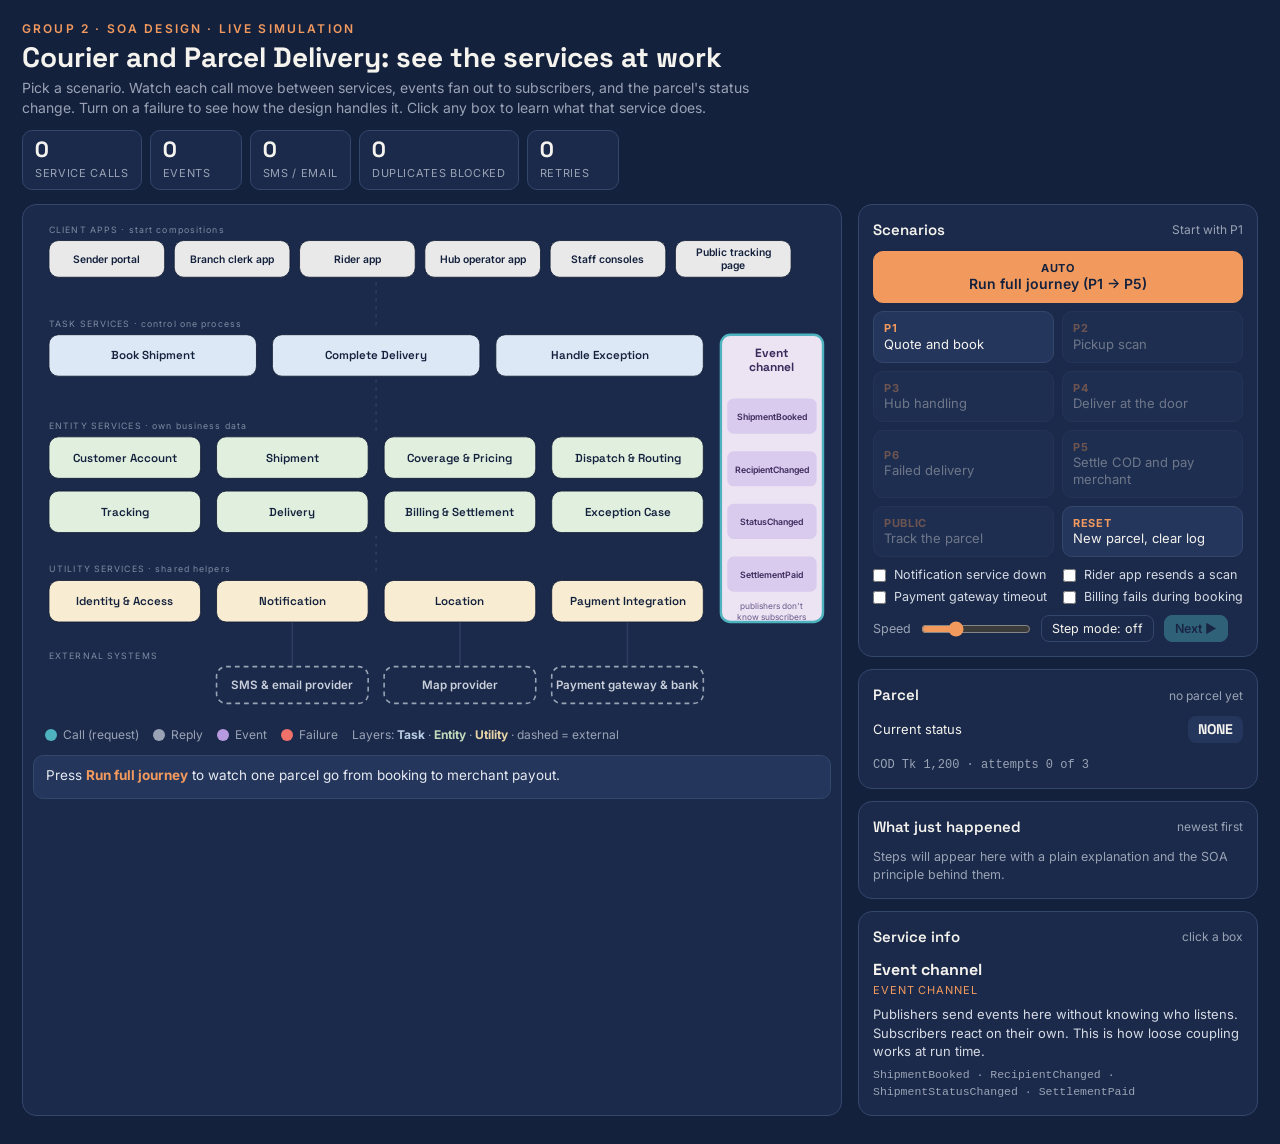
<file: public/courier-demo.html>
<!DOCTYPE html>
<html lang="en">
<head>
<meta charset="utf-8">
<meta name="viewport" content="width=device-width, initial-scale=1">
<title>Live System Simulator: Courier and Parcel Delivery (SOA)</title>
<link rel="stylesheet" href="https://fonts.googleapis.com/css2?family=Inter:wght@400;500;600;700&family=Space+Grotesk:wght@500;600;700&display=swap">
<style>
:root{
  --navy:#14213D;--navy2:#1B2A4A;--navy3:#24365C;--cream:#F5F3EE;--muted:#9AA3B5;--line:#33466B;
  --orange:#F29A5E;--orange-d:#B84E1C;--teal:#4FB3BF;--teal-d:#1F6F78;--purple:#B79AE0;--red:#F0716A;
  --task:#DCE8F5;--entity:#E1EFDF;--util:#F8EDD2;--client:#E9E9E9;--event:#ECE3F3;
}
*{box-sizing:border-box;margin:0;padding:0}
html,body{background:var(--navy);color:var(--cream);font-family:Inter,system-ui,sans-serif;font-size:15px;line-height:1.45}
button{font-family:inherit}
.wrap{max-width:1500px;margin:0 auto;padding:20px 22px 28px}
header{display:flex;flex-wrap:wrap;align-items:flex-end;justify-content:space-between;gap:12px;margin-bottom:14px}
.kicker{font-size:12px;letter-spacing:.18em;text-transform:uppercase;color:var(--orange);font-weight:600}
h1{font-family:'Space Grotesk',sans-serif;font-size:28px;font-weight:700;line-height:1.15;margin-top:4px}
.sub{color:var(--muted);font-size:14px;margin-top:4px;max-width:760px}
.stats{display:flex;gap:8px;flex-wrap:wrap}
.stat{background:var(--navy2);border:1px solid var(--line);border-radius:10px;padding:6px 12px;min-width:92px}
.stat b{display:block;font-family:'Space Grotesk',sans-serif;font-size:22px;line-height:1.1;font-variant-numeric:tabular-nums}
.stat span{font-size:11px;color:var(--muted);text-transform:uppercase;letter-spacing:.06em}
.grid{display:grid;grid-template-columns:minmax(0,1fr) 400px;gap:16px}
@media (max-width:1100px){.grid{grid-template-columns:1fr}}
.card{background:var(--navy2);border:1px solid var(--line);border-radius:14px}
.canvas{padding:10px}
svg{display:block;width:100%;height:auto}
.node rect{transition:stroke .2s, filter .2s}
.node{cursor:pointer}
.node text{pointer-events:none}
.node.active rect.box{stroke:var(--orange);stroke-width:3.5;filter:url(#glow)}
.node.err rect.box{stroke:var(--red);stroke-width:3.5;filter:url(#glowr)}
.node.down rect.box{fill:#5A6273 !important;stroke:var(--red);stroke-dasharray:6 4}
.node.down text{fill:#D5DAE4 !important}
.node.sel rect.box{stroke:var(--teal);stroke-width:3}
.legend{display:flex;flex-wrap:wrap;gap:14px;padding:8px 12px 4px;font-size:12px;color:var(--muted)}
.legend i{display:inline-block;width:12px;height:12px;border-radius:50%;margin-right:6px;vertical-align:-2px}
.side{display:flex;flex-direction:column;gap:12px}
.panel{padding:14px}
.panel h2{font-family:'Space Grotesk',sans-serif;font-size:15px;font-weight:600;margin-bottom:10px;display:flex;justify-content:space-between;align-items:center}
.panel h2 small{font-family:Inter;font-weight:400;color:var(--muted);font-size:12px}
.btns{display:grid;grid-template-columns:1fr 1fr;gap:8px}
.btn{background:var(--navy3);color:var(--cream);border:1px solid var(--line);border-radius:10px;padding:9px 10px;text-align:left;cursor:pointer;font-size:13px;line-height:1.3}
.btn b{display:block;font-size:11px;color:var(--orange);letter-spacing:.06em}
.btn:hover:not(:disabled){border-color:var(--orange)}
.btn:disabled{opacity:.38;cursor:not-allowed}
.btn.primary{grid-column:1/-1;background:var(--orange);color:var(--navy);border-color:var(--orange);font-weight:600;text-align:center;font-size:14px}
.btn.primary b{color:var(--navy)}
.row{display:flex;gap:10px;align-items:center;flex-wrap:wrap}
.toggles{display:grid;grid-template-columns:1fr 1fr;gap:6px 10px;margin-top:10px}
.tg{display:flex;gap:8px;align-items:flex-start;font-size:12.5px;color:#D5DAE4;cursor:pointer;line-height:1.3}
.tg input{margin-top:2px;accent-color:var(--orange)}
.ctl{display:flex;gap:10px;align-items:center;flex-wrap:wrap;margin-top:10px;font-size:12.5px;color:var(--muted)}
.ctl input[type=range]{accent-color:var(--orange);width:110px}
.mini{background:transparent;border:1px solid var(--line);color:var(--cream);border-radius:8px;padding:5px 10px;cursor:pointer;font-size:12.5px}
.mini:hover:not(:disabled){border-color:var(--orange)}
.mini.on{background:var(--teal-d);border-color:var(--teal)}
.mini:disabled{opacity:.4;cursor:not-allowed}
#next{background:var(--teal);color:var(--navy);border-color:var(--teal);font-weight:600}
.track{display:flex;gap:4px;flex-wrap:wrap;margin-top:6px}
.chip{font-size:11px;padding:4px 8px;border-radius:999px;background:var(--navy3);color:var(--muted);border:1px solid var(--line)}
.chip.done{background:var(--teal-d);color:var(--cream);border-color:var(--teal-d)}
.chip.now{background:var(--orange);color:var(--navy);border-color:var(--orange);font-weight:600}
.status{display:flex;justify-content:space-between;align-items:center;gap:8px;font-size:13px}
.badge{font-family:'Space Grotesk';font-weight:700;font-size:14px;padding:3px 10px;border-radius:8px;background:var(--navy3)}
.badge.bad{background:#5B2A2A;color:#FFC9C4}
.badge.good{background:var(--teal-d)}
.mono{font-family:ui-monospace,Menlo,Consolas,monospace;font-size:12px;color:var(--muted)}
.log{max-height:360px;overflow:auto;display:flex;flex-direction:column;gap:6px;padding-right:4px}
.li{border-left:3px solid var(--teal);background:var(--navy3);border-radius:6px;padding:7px 9px;font-size:12.5px;line-height:1.4}
.li.event{border-color:var(--purple)}
.li.ret{border-color:#7A869E}
.li.err{border-color:var(--red)}
.li.note{border-color:var(--orange)}
.li .op{font-weight:600;color:var(--cream)}
.li .ex{color:#C9CFDB;display:block;margin-top:2px}
.li .pr{display:inline-block;margin-top:4px;font-size:10.5px;padding:1px 7px;border-radius:999px;background:#2E2A4A;color:var(--purple);border:1px solid #4A3F72}
.li .n{color:var(--muted);font-size:11px;margin-right:4px}
.info{font-size:13px;color:#D5DAE4}
.info .t{font-family:'Space Grotesk';font-size:16px;font-weight:700;color:var(--cream)}
.info .ty{font-size:11px;text-transform:uppercase;letter-spacing:.08em;color:var(--orange);margin:2px 0 6px}
.info p{margin-bottom:6px}
.info .ops{font-family:ui-monospace,Menlo,Consolas,monospace;font-size:11.5px;color:var(--muted)}
.caption{position:relative;margin-top:8px;padding:10px 12px;background:var(--navy3);border-radius:10px;font-size:13.5px;min-height:44px;color:#E6E9F0;border:1px solid var(--line)}
.caption b{color:var(--orange)}
.empty{color:var(--muted);font-size:12.5px}
</style>
</head>
<body>
<div class="wrap">
<header>
  <div>
    <div class="kicker">Group 2 · SOA Design · Live simulation</div>
    <h1>Courier and Parcel Delivery: see the services at work</h1>
    <div class="sub">Pick a scenario. Watch each call move between services, events fan out to subscribers, and the parcel's status change. Turn on a failure to see how the design handles it. Click any box to learn what that service does.</div>
  </div>
  <div class="stats">
    <div class="stat"><b id="sCalls">0</b><span>Service calls</span></div>
    <div class="stat"><b id="sEvents">0</b><span>Events</span></div>
    <div class="stat"><b id="sMsgs">0</b><span>SMS / email</span></div>
    <div class="stat"><b id="sDup">0</b><span>Duplicates blocked</span></div>
    <div class="stat"><b id="sRetry">0</b><span>Retries</span></div>
  </div>
</header>

<div class="grid">
  <div class="card canvas">
    <svg id="svg" viewBox="0 0 1000 630" role="img" aria-label="Service architecture with animated calls and events">
      <defs>
        <filter id="glow" x="-30%" y="-30%" width="160%" height="160%"><feGaussianBlur stdDeviation="4" result="b"/><feMerge><feMergeNode in="b"/><feMergeNode in="SourceGraphic"/></feMerge></filter>
        <filter id="glowr" x="-30%" y="-30%" width="160%" height="160%"><feGaussianBlur stdDeviation="5" result="b"/><feMerge><feMergeNode in="b"/><feMergeNode in="SourceGraphic"/></feMerge></filter>
      </defs>
      <g id="layerLabels"></g>
      <g id="wires"></g>
      <g id="nodes"></g>
      <g id="fx"></g>
    </svg>
    <div class="legend">
      <span><i style="background:var(--teal)"></i>Call (request)</span>
      <span><i style="background:#9AA3B5"></i>Reply</span>
      <span><i style="background:var(--purple)"></i>Event</span>
      <span><i style="background:var(--red)"></i>Failure</span>
      <span>Layers: <b style="color:#B9CDE4">Task</b> · <b style="color:#BFD9BB">Entity</b> · <b style="color:#E6D3A6">Utility</b> · dashed = external</span>
    </div>
    <div class="caption" id="caption">Press <b>Run full journey</b> to watch one parcel go from booking to merchant payout.</div>
  </div>

  <div class="side">
    <div class="card panel">
      <h2>Scenarios <small id="hint">Start with P1</small></h2>
      <div class="btns">
        <button class="btn primary" id="bAll"><b>AUTO</b>Run full journey (P1 → P5)</button>
        <button class="btn" id="bP1"><b>P1</b>Quote and book</button>
        <button class="btn" id="bP2"><b>P2</b>Pickup scan</button>
        <button class="btn" id="bP3"><b>P3</b>Hub handling</button>
        <button class="btn" id="bP4"><b>P4</b>Deliver at the door</button>
        <button class="btn" id="bP6"><b>P6</b>Failed delivery</button>
        <button class="btn" id="bP5"><b>P5</b>Settle COD and pay merchant</button>
        <button class="btn" id="bTrack"><b>PUBLIC</b>Track the parcel</button>
        <button class="btn" id="bReset"><b>RESET</b>New parcel, clear log</button>
      </div>
      <div class="toggles">
        <label class="tg"><input type="checkbox" id="tNotif">Notification service down</label>
        <label class="tg"><input type="checkbox" id="tDup">Rider app resends a scan</label>
        <label class="tg"><input type="checkbox" id="tGw">Payment gateway timeout</label>
        <label class="tg"><input type="checkbox" id="tCharge">Billing fails during booking</label>
      </div>
      <div class="ctl">
        Speed <input type="range" id="speed" min="0.4" max="2.5" step="0.1" value="1">
        <button class="mini" id="bStep" title="Pause before every step">Step mode: off</button>
        <button class="mini" id="next" disabled>Next ▶</button>
      </div>
    </div>

    <div class="card panel">
      <h2>Parcel <small class="mono" id="pid">no parcel yet</small></h2>
      <div class="status"><span>Current status</span><span class="badge" id="badge">NONE</span></div>
      <div class="track" id="track"></div>
      <div class="status" style="margin-top:8px"><span class="mono" id="pmeta">COD Tk 1,200 · attempts 0 of 3</span></div>
    </div>

    <div class="card panel">
      <h2>What just happened <small>newest first</small></h2>
      <div class="log" id="log"><div class="empty">Steps will appear here with a plain explanation and the SOA principle behind them.</div></div>
    </div>

    <div class="card panel">
      <h2>Service info <small>click a box</small></h2>
      <div class="info" id="info"><span class="empty">Click any service in the diagram to see its purpose and operations.</span></div>
    </div>
  </div>
</div>
</div>

<script>
(() => {
const NS = "http://www.w3.org/2000/svg";
const L = { client:{y:32,h:46,label:"CLIENT APPS · start compositions"}, task:{y:150,h:52,label:"TASK SERVICES · control one process"}, entity:{y:278,h:52,label:"ENTITY SERVICES · own business data"}, util:{y:458,h:52,label:"UTILITY SERVICES · shared helpers"}, ext:{y:566,h:46,label:"EXTERNAL SYSTEMS"} };
const fill = {client:"#E9E9E9",task:"#DCE8F5",entity:"#E1EFDF",util:"#F8EDD2",ext:"transparent",event:"#ECE3F3"};
const N = {};
function add(id,layer,x,w,label,y,info){ const l=L[layer]; N[id]={id,layer,x,y:(y??l.y),w,h:l.h,label,info}; }
// clients
[["sender","Sender portal"],["clerk","Branch clerk app"],["rider","Rider app"],["hub","Hub operator app"],["staff","Staff consoles"],["public","Public tracking page"]]
 .forEach(([id,lab],i)=>add(id,"client",20+i*157,145,lab,null,{type:"Client app (composition initiator)",p:"An app that people use. It starts a composition by calling a task or entity service."}));
add("book","task",20,260,"Book Shipment",null,{type:"Task service · P1",p:"Gives a sender a priced, confirmed booking with tracking ID, label and receipt in one request. Owns no data.",ops:"GetQuote · BookShipment · CancelBooking"});
add("complete","task",300,260,"Complete Delivery",null,{type:"Task service · P4",p:"Records what happened at the door in one call: attempt, proof, COD and status.",ops:"RecordDelivery · RecordFailedAttempt"});
add("handle","task",580,260,"Handle Exception",null,{type:"Task service · P6 (sub-controller)",p:"Applies the rules for reattempt, return and claims. Reads the rules from policy data, keeps no state.",ops:"ReportException · ScheduleReattempt · InitiateReturn · ReportLossOrDamage"});
const ex=[20,230,440,650];
[["customer","Customer Account","One record of each sender and merchant: contact details and billing terms.","CreateAccount · GetAccount · UpdateContactDetails · GetBillingTerms"],
 ["shipment","Shipment","The record of what was booked, with the globally unique tracking ID.","CreateShipment · GetShipment · UpdateRecipient · CancelShipment · GenerateLabel · ListShipments"],
 ["pricing","Coverage & Pricing","Where we deliver and what we charge, from versioned rules and policies.","CheckCoverage · CalculateQuote · GetServiceLevels · GetServicePolicy · UpdateRateCard"],
 ["dispatch","Dispatch & Routing","Who moves each parcel and where it goes next: tasks, riders, routes, manifests.","SchedulePickup · AssignRider · CreateDeliveryTask · CreateManifest · AddParcelToManifest · CloseManifest"]]
 .forEach(([id,lab,p,ops],i)=>add(id,"entity",ex[i],190,lab,278,{type:"Entity service",p,ops}));
[["tracking","Tracking","Records every custody change as an event. Gives status, history and a masked public view. Has its own server (pure autonomy).","RecordScanEvent · RecordSystemEvent · GetCurrentStatus · GetShipmentHistory · GetPublicTrackingView"],
 ["delivery","Delivery","Keeps the evidence of each attempt: outcome, reason code and proof of delivery.","RecordAttempt · AttachProofOfDelivery · GetAttempts"],
 ["billing","Billing & Settlement","Fees and payments kept apart from COD. Reconciles COD and pays merchants.","CreateCharge · VoidCharge · RecordCODCollection · ReconcileCOD · CreateSettlement · GetStatement"],
 ["exception","Exception Case","Every exception or support case linked to a shipment, with reason codes and notes.","OpenCase · AddCaseNote · UpdateCaseStatus · ResolveCase"]]
 .forEach(([id,lab,p,ops],i)=>add(id,"entity",ex[i],190,lab,346,{type:"Entity service",p,ops}));
[["identity","Identity & Access","Logs people in, issues signed tokens and checks role permissions.","Authenticate · IssueToken · GetSigningKeys · CheckPermission"],
 ["notification","Notification","Sends SMS and email on events. Retries failures and never blocks booking or scanning.","SendMessage · GetMessageHistory · RetryFailed · ManageTemplate"],
 ["location","Location","Validates and geocodes addresses and estimates routes. Hides the map provider.","ValidateAddress · GeocodeAddress · EstimateRoute"],
 ["payment","Payment Integration","Wraps the gateway and bank. Verifies callbacks and prevents duplicate transactions.","InitiatePayment · VerifyCallback · InitiatePayout · GetTransactionStatus"]]
 .forEach(([id,lab,p,ops],i)=>add(id,"util",ex[i],190,lab,null,{type:"Utility service",p,ops}));
[["sms","SMS & email provider",1],["map","Map provider",2],["gateway","Payment gateway & bank",3]]
 .forEach(([id,lab,i])=>add(id,"ext",ex[i],190,lab,null,{type:"External system",p:"Outside our control. Reached only through a utility service, so changing the provider changes one service."}));
N.channel={id:"channel",layer:"event",x:862,y:150,w:128,h:360,label:"Event channel",info:{type:"Event channel",p:"Publishers send events here without knowing who listens. Subscribers react on their own. This is how loose coupling works at run time.",ops:"ShipmentBooked · RecipientChanged · ShipmentStatusChanged · SettlementPaid"}};

const svg=document.getElementById("svg"), gNodes=document.getElementById("nodes"), gFx=document.getElementById("fx"), gLab=document.getElementById("layerLabels"), gW=document.getElementById("wires");
function el(t,a,p){const e=document.createElementNS(NS,t);for(const k in a)e.setAttribute(k,a[k]);if(p)p.appendChild(e);return e;}
Object.entries(L).forEach(([k,l])=>{const t=el("text",{x:20,y:l.y-10,fill:"#7F8AA3","font-size":11,"font-family":"Inter","letter-spacing":"1.4"},gLab);t.textContent=l.label;});
// faint wires from layers
el("line",{x1:430,y1:84,x2:430,y2:144,stroke:"#2C3D60","stroke-width":2,"stroke-dasharray":"4 6"},gW);
el("line",{x1:430,y1:206,x2:430,y2:272,stroke:"#2C3D60","stroke-width":2,"stroke-dasharray":"4 6"},gW);
el("line",{x1:430,y1:402,x2:430,y2:452,stroke:"#2C3D60","stroke-width":2,"stroke-dasharray":"4 6"},gW);
["notification","location","payment"].forEach((u,i)=>{const a=N[u],b=N[["sms","map","gateway"][i]];el("line",{x1:a.x+a.w/2,y1:a.y+a.h,x2:b.x+b.w/2,y2:b.y,stroke:"#2C3D60","stroke-width":2},gW);});

const nodeEls={};
Object.values(N).forEach(n=>{
  const g=el("g",{class:"node",tabindex:0,role:"button","aria-label":n.label},gNodes);
  const isExt=n.layer==="ext";
  el("rect",{class:"box",x:n.x,y:n.y,width:n.w,height:n.h,rx:12,fill:fill[n.layer],stroke:isExt?"#9AA3B5":"#0E1830","stroke-width":isExt?2:1,"stroke-dasharray":isExt?"6 5":"0"},g);
  if(n.id==="channel"){
    const t=el("text",{x:n.x+n.w/2,y:n.y+28,"text-anchor":"middle",fill:"#3B2A5C","font-size":15,"font-weight":700,"font-family":"Space Grotesk"},g);t.textContent="Event";
    const t2=el("text",{x:n.x+n.w/2,y:n.y+46,"text-anchor":"middle",fill:"#3B2A5C","font-size":15,"font-weight":700,"font-family":"Space Grotesk"},g);t2.textContent="channel";
    ["ShipmentBooked","RecipientChanged","StatusChanged","SettlementPaid"].forEach((e,i)=>{const r=el("rect",{id:"ev_"+i,x:n.x+8,y:n.y+80+i*66,width:n.w-16,height:44,rx:8,fill:"#D9CBEE"},g);const tt=el("text",{x:n.x+n.w/2,y:n.y+107+i*66,"text-anchor":"middle",fill:"#3B2A5C","font-size":11,"font-weight":600,"font-family":"Inter"},g);tt.textContent=e;});
    const t3=el("text",{x:n.x+n.w/2,y:n.y+n.h-16,"text-anchor":"middle",fill:"#6B5A8C","font-size":10.5,"font-family":"Inter"},g);t3.textContent="publishers don't";
    const t4=el("text",{x:n.x+n.w/2,y:n.y+n.h-2,"text-anchor":"middle",fill:"#6B5A8C","font-size":10.5,"font-family":"Inter"},g);t4.textContent="know subscribers";
  } else {
    const words=n.label.split(" "); const lines=[]; let cur="";
    const max = n.w<160?16:22;
    words.forEach(w=>{ if((cur+" "+w).trim().length>max){lines.push(cur.trim());cur=w;} else cur+=" "+w; }); if(cur.trim())lines.push(cur.trim());
    lines.forEach((ln,i)=>{const t=el("text",{x:n.x+n.w/2,y:n.y+n.h/2+5+(i-(lines.length-1)/2)*16,"text-anchor":"middle",fill:isExt?"#C9CFDB":"#14213D","font-size":n.layer==="client"?13:14.5,"font-weight":600,"font-family":n.layer==="client"||isExt?"Inter":"Space Grotesk"},g);t.textContent=ln;});
  }
  g.addEventListener("click",()=>showInfo(n.id));
  g.addEventListener("keydown",e=>{if(e.key==="Enter"||e.key===" "){e.preventDefault();showInfo(n.id);}});
  nodeEls[n.id]=g;
});
let selected=null;
function showInfo(id){
  const n=N[id]; if(selected)nodeEls[selected].classList.remove("sel"); selected=id; nodeEls[id].classList.add("sel");
  const i=n.info||{};
  document.getElementById("info").innerHTML=`<div class="t">${n.label}</div><div class="ty">${i.type||""}</div><p>${i.p||""}</p>${i.ops?`<div class="ops">${i.ops}</div>`:""}`;
}

// ---------- state ----------
const S={calls:0,events:0,msgs:0,dup:0,retry:0};
const P={id:null,status:"NONE",attempts:0,maxAttempts:3,history:[]};
const MAIN=["BOOKED","PICKED_UP","AT_HUB","OUT_FOR_DELIVERY","DELIVERED","SETTLED"];
let busy=false, stepMode=false, waiter=null, seq=0;
const $=id=>document.getElementById(id);
function speed(){return parseFloat($("speed").value);}
function sleep(ms){return new Promise(r=>setTimeout(r,ms/speed()));}
function stat(k,d=1){S[k]+=d; $({calls:"sCalls",events:"sEvents",msgs:"sMsgs",dup:"sDup",retry:"sRetry"}[k]).textContent=S[k];}
function caption(html){$("caption").innerHTML=html;}
function gate(){ if(!stepMode) return Promise.resolve(); $("next").disabled=false; return new Promise(r=>{waiter=()=>{$("next").disabled=true;waiter=null;r();};}); }
$("next").onclick=()=>waiter&&waiter();
$("bStep").onclick=()=>{stepMode=!stepMode;$("bStep").textContent="Step mode: "+(stepMode?"on":"off");$("bStep").classList.toggle("on",stepMode);if(!stepMode&&waiter)waiter();};

function center(id){const n=N[id];return {x:n.x+n.w/2,y:n.y+n.h/2};}
function chanPoint(id){const c=center(id);return {x:N.channel.x+N.channel.w/2,y:Math.max(N.channel.y+70,Math.min(N.channel.y+N.channel.h-30,c.y))};}
function flash(id,cls,ms){const g=nodeEls[id];g.classList.add(cls);setTimeout(()=>g.classList.remove(cls),ms/speed());}

function fly(a,b,label,kind){
  const col={call:"#4FB3BF",ret:"#9AA3B5",event:"#B79AE0",err:"#F0716A"}[kind];
  const line=el("line",{x1:a.x,y1:a.y,x2:b.x,y2:b.y,stroke:col,"stroke-width":2.5,"stroke-opacity":.55,"stroke-dasharray":kind==="ret"?"6 6":"0"},gFx);
  const dot=el("circle",{r:8,fill:col,cx:a.x,cy:a.y,stroke:"#0E1830","stroke-width":2},gFx);
  let tag=null;
  if(label){
    tag=el("g",{},gFx);
    const mx=(a.x+b.x)/2,my=(a.y+b.y)/2-12;
    const t=el("text",{x:mx,y:my,"text-anchor":"middle","font-size":12.5,"font-weight":600,fill:"#14213D","font-family":"Inter"},tag); t.textContent=label;
    const bb=t.getBBox(); const r=el("rect",{x:bb.x-7,y:bb.y-4,width:bb.width+14,height:bb.height+8,rx:7,fill:kind==="err"?"#FFC9C4":kind==="event"?"#ECE3F3":"#F5F3EE",stroke:col,"stroke-width":1.5},tag); tag.insertBefore(r,t);
  }
  const dur=900/speed(); const t0=performance.now();
  return new Promise(res=>{
    function step(now){const k=Math.min(1,(now-t0)/dur);const e=k<.5?2*k*k:1-Math.pow(-2*k+2,2)/2;dot.setAttribute("cx",a.x+(b.x-a.x)*e);dot.setAttribute("cy",a.y+(b.y-a.y)*e);
      if(k<1)requestAnimationFrame(step);else{setTimeout(()=>{line.remove();dot.remove();tag&&tag.remove();},380/speed());res();}}
    requestAnimationFrame(step);
  });
}
function log(kind,op,ex,pr){
  const box=$("log"); if(box.querySelector(".empty"))box.innerHTML="";
  const d=document.createElement("div"); d.className="li "+kind;
  d.innerHTML=`<span class="n">#${++seq}</span><span class="op">${op}</span><span class="ex">${ex}</span>${pr?`<span class="pr">${pr}</span>`:""}`;
  box.prepend(d);
}
async function call(from,to,op,ex,pr,opts={}){
  if(!opts.nogate) await gate();
  log("call",`${N[from].label} → ${N[to].label}: ${op}`,ex,pr); caption(`<b>${N[from].label}</b> calls <b>${N[to].label}</b>.${" "+ex}`);
  stat("calls"); flash(from,"active",1100); await fly(center(from),center(to),op,"call"); flash(to,"active",900); await sleep(120);
}
async function ret(from,to,label,ex){
  log("ret",`${N[from].label} → ${N[to].label}: reply`,ex||label); await fly(center(from),center(to),label,"ret");
}
async function fail(from,to,label,ex,pr,opts={}){
  if(!opts.nogate) await gate();
  log("err",`${N[from].label} → ${N[to].label}: ${label}`,ex,pr); caption(`<b style="color:#F0716A">Failure:</b> ${ex}`);
  flash(to,"err",1300); await fly(center(from),center(to),label,"err"); await sleep(150);
}
const evIdx={ShipmentBooked:0,RecipientChanged:1,ShipmentStatusChanged:2,SettlementPaid:3};
async function event(pub,name,subs,pr){
  await gate();
  stat("events"); log("event",`${N[pub].label} publishes ${name}`,`Subscribers: ${subs.map(s=>N[s.to].label).join(", ")}. The publisher does not know who listens.`,pr||"Loose Coupling · events");
  caption(`<b>${N[pub].label}</b> publishes <b>${name}</b>. It does not wait for, or know about, the subscribers.`);
  const r=document.getElementById("ev_"+evIdx[name]); r.setAttribute("fill","#B79AE0"); flash(pub,"active",1000);
  await fly(center(pub),chanPoint(pub),name,"event");
  const cp=chanPoint(pub);
  await Promise.all(subs.map(async s=>{
    if(s.to==="notification"&&$("tNotif").checked){
      await fly(cp,center("notification"),"undelivered","err"); flash("notification","err",1200);
      stat("retry"); log("err",`${name} → Notification: service down`,"The message is queued and retried later. Booking and scanning carry on (NFR-12).","Loose Coupling · Resilience");
      return;
    }
    await fly(cp,center(s.to),null,"event"); flash(s.to,"active",900);
    if(s.ex) log("event",`${N[s.to].label} reacts`,s.ex);
    if(s.after) await s.after();
  }));
  r.setAttribute("fill","#D9CBEE"); await sleep(150);
}
async function sms(text){
  if($("tNotif").checked) return;
  stat("msgs"); await fly(center("notification"),center("sms"),text,"call"); flash("sms","active",700);
}
function note(text,pr){ log("note","Design note",text,pr); caption(text); }

// ---------- parcel state ----------
function setStatus(st){
  P.status=st; P.history.push(st);
  const b=$("badge"); b.textContent=st; b.className="badge"+(["CANCELLED","ATTEMPT_FAILED","RETURNING"].includes(st)?" bad":(["DELIVERED","SETTLED"].includes(st)?" good":""));
  const tr=$("track"); tr.innerHTML="";
  const reached=Math.max(...P.history.map(h=>MAIN.indexOf(h)));
  MAIN.forEach((m,i)=>{const c=document.createElement("span");c.className="chip"+(m===st?" now":(i<=reached?" done":""));c.textContent=m.replace(/_/g," ");tr.appendChild(c);});
  $("pmeta").textContent=`COD Tk 1,200 · attempts ${P.attempts} of ${P.maxAttempts}`;
  refresh();
}
function newParcel(){
  P.id="CP2611"+String(Math.floor(Math.random()*9e5)+1e5); P.status="NONE"; P.attempts=0; P.history=[];
  $("pid").textContent=P.id; $("badge").textContent="NONE"; $("badge").className="badge"; $("track").innerHTML=""; $("pmeta").textContent="COD Tk 1,200 · attempts 0 of 3";
}
function refresh(){
  const st=P.status, newOk=["NONE","DELIVERED","SETTLED","CANCELLED","RETURNING"].includes(st);
  const en={bAll:true,bP1:newOk,bP2:st==="BOOKED",bP3:st==="PICKED_UP",bP4:st==="OUT_FOR_DELIVERY",bP6:st==="OUT_FOR_DELIVERY",bP5:st==="DELIVERED",bTrack:st!=="NONE",bReset:true};
  Object.entries(en).forEach(([k,v])=>$(k).disabled=busy||!v);
  const hint={NONE:"Start with P1",BOOKED:"Next: P2 pickup",PICKED_UP:"Next: P3 hub",AT_HUB:"…",OUT_FOR_DELIVERY:"Next: P4 deliver or P6 fail",DELIVERED:"Next: P5 settle",SETTLED:"Journey complete",CANCELLED:"Booking cancelled. Try P1 again",RETURNING:"Returned to sender. Start a new parcel",ATTEMPT_FAILED:"…"}[st]||"";
  $("hint").textContent=hint;
}
async function run(fn){ if(busy)return; busy=true; refresh(); try{ await fn(); } finally{ busy=false; refresh(); } }

// ---------- scenarios ----------
async function p1(){
  if(P.status!=="NONE") newParcel(); if(!P.id) newParcel();
  await call("sender","book","BookShipment","The sender sends parcel, addresses, a signed quote token and an Idempotency-Key. One request does the whole booking.","Composability · controller");
  await gate();
  log("note","Steps 2 and 3 run in parallel","Location and Customer Account do not depend on each other, so Book Shipment calls both at once to keep the booking fast (NFR-2).","Composability");
  await Promise.all([
    call("book","location","ValidateAddress","Location checks both addresses through the map provider, which stays hidden.","Standardized Contract · one Address type",{nogate:true}).then(async()=>{await fly(center("location"),center("map"),"geocode","call");flash("map","active",600);await fly(center("map"),center("location"),null,"ret");}),
    call("book","customer","GetAccount, GetBillingTerms","Returns the sender's contact channel and whether the fee is prepaid or invoiced.","Reusability",{nogate:true})
  ]);
  await call("book","pricing","CheckCoverage","Confirms the zone is still served. The quote token is verified; an expired quote would be priced again.","Statelessness · state travels in the token");
  await call("book","shipment","CreateShipment, GenerateLabel","Creates the shipment and its globally unique tracking ID. A retry with the same key returns the same shipment.","Single owner of the tracking ID");
  await ret("shipment","book",P.id,"Tracking ID "+P.id+" and the label come back.");
  if($("tCharge").checked){
    await fail("book","billing","CreateCharge ✕","Billing could not record the charge, so the booking cannot finish.","Composability · compensation");
    await call("book","shipment","CancelShipment","Compensation: Book Shipment undoes the shipment it just created. No distributed transaction, no half-finished booking.","Composability · compensation");
    await ret("book","sender","booking failed","The sender is told the booking failed. Nothing was charged.");
    setStatus("CANCELLED"); caption("The booking was <b>rolled back</b> with CancelShipment. This is compensation instead of a distributed transaction."); return;
  }
  await call("book","billing","CreateCharge","Records the shipping fee, kept separate from the COD amount (FR-11).","Single ownership · separate ledgers");
  setStatus("BOOKED");
  await event("book","ShipmentBooked",[
    {to:"tracking",ex:"Tracking records the BOOKED event and stores the promised delivery date."},
    {to:"dispatch",ex:"Dispatch & Routing creates a pickup task for a rider."},
    {to:"notification",ex:"Notification stores the contact details and sends the booking confirmation.",after:()=>sms("Booked ✓")}
  ]);
  await ret("book","sender","tracking ID, label, receipt","The sender gets the tracking ID, label and receipt.");
  caption(`Parcel <b>${P.id}</b> is booked. Five services worked together, and three more reacted to one event.`);
}
async function p2(){
  await call("rider","tracking","RecordScanEvent: PICKED_UP","The rider scans the parcel. Tracking stores an immutable event with time, place and actor. The event ID is created on the phone.","Statelessness · idempotent");
  setStatus("PICKED_UP");
  if($("tDup").checked){
    await gate();
    log("note","Weak signal: the app resends","The rider's phone did not get the reply, so it sends the same scan again with the same event ID.","Statelessness");
    await call("rider","tracking","RecordScanEvent (again)","Same event ID as before.","Standardized Contract · Idempotency-Key",{nogate:true});
    stat("dup"); await ret("tracking","rider","200 OK: already recorded","Tracking sees the event ID is already stored. It returns the original result and creates no duplicate event (NFR-4).");
  }
  await event("tracking","ShipmentStatusChanged",[
    {to:"dispatch",ex:"Dispatch & Routing closes the pickup task."},
    {to:"notification",ex:"Notification tells the sender the parcel was picked up.",after:()=>sms("Picked up")}
  ],"Event-driven composition · no controller");
  caption("P2 has <b>no task service</b>. One scan and one event are enough, so a controller would only add a network call.");
}
async function p3(){
  await call("hub","tracking","RecordScanEvent: HUB_ARRIVAL","The hub operator scans the parcel on arrival.","Reusability · same capability as P2");
  setStatus("AT_HUB");
  await call("hub","dispatch","AddParcelToManifest, CloseManifest","The parcel is put on the manifest for its outgoing route.","Single ownership · Dispatch owns manifests");
  await event("tracking","ShipmentStatusChanged",[{to:"dispatch",ex:"The parcel reached the delivery station, so Dispatch creates a delivery task and assigns a rider."},{to:"notification",ex:"No message needed for this step."}]);
  await call("rider","tracking","RecordScanEvent: OUT_FOR_DELIVERY","The rider scans the parcel out for delivery.","Event visibility within 30 s (NFR-5)");
  setStatus("OUT_FOR_DELIVERY");
  await event("tracking","ShipmentStatusChanged",[{to:"notification",ex:"The recipient is told the parcel is on the way and that COD Tk 1,200 is due.",after:()=>sms("Out for delivery · COD Tk 1,200")}]);
}
async function p4(){
  await call("rider","complete","RecordDelivery","One call from the rider app carries the outcome, proof of delivery and COD collected. A normal delivery takes at most 4 actions (NFR-9).","Composability · coarse operation");
  await call("complete","shipment","GetShipment","Reads the expected COD amount, which only Shipment owns.","Autonomy · one owner per fact");
  await call("complete","delivery","RecordAttempt, AttachProofOfDelivery","Stores the signature or photo as evidence for any later dispute.","Single ownership · evidence kept apart");
  await call("complete","billing","RecordCODCollection","Records the Tk 1,200 COD collected and checks it against the expected amount.","Separate fee and COD ledgers");
  await call("complete","tracking","RecordScanEvent: DELIVERED","Tracking records the final custody event.","Reusability");
  setStatus("DELIVERED");
  await event("tracking","ShipmentStatusChanged",[{to:"dispatch",ex:"Dispatch closes the delivery task."},{to:"notification",ex:"Sender and recipient are told it was delivered.",after:()=>sms("Delivered ✓")}]);
  await ret("complete","rider","done","The rider app gets one reply and moves to the next parcel.");
}
async function p6(){
  P.attempts++; $("pmeta").textContent=`COD Tk 1,200 · attempts ${P.attempts} of ${P.maxAttempts}`;
  await call("rider","complete","RecordFailedAttempt","Nobody was home. The rider sends one call with the reason code NO_RECIPIENT.","Standardized Contract · shared reason codes");
  await call("complete","delivery","RecordAttempt","The failed attempt is stored as evidence.","");
  await call("complete","tracking","RecordScanEvent: ATTEMPT_FAILED","Tracking records the failed attempt.","");
  setStatus("ATTEMPT_FAILED");
  await call("complete","handle","ScheduleReattempt","Complete Delivery passes the problem to Handle Exception, a sub-controller. This is a nested composition.","Composability · sub-controller");
  await call("handle","delivery","GetAttempts",`Attempts so far: ${P.attempts}.`,"");
  await call("handle","pricing","GetServicePolicy","The rule says: at most 3 attempts, then return to sender. The rule is data, so changing it needs no code change.","Autonomy · rules as data");
  await call("handle","exception",P.attempts===1?"OpenCase":"UpdateCaseStatus","The case and its reason code are stored in Exception Case.","Statelessness · state deferred");
  if(P.attempts<P.maxAttempts){
    await call("handle","dispatch","CreateDeliveryTask (tomorrow)","A reattempt task is created for the next day.","Statelessness · state deferred");
    note("Handle Exception now <b>finishes and forgets</b>. The case lives in Exception Case and the next task in Dispatch. Tomorrow's scan starts it again.","Statelessness");
    await sleep(500); setStatus("OUT_FOR_DELIVERY");
    caption(`Reattempt ${P.attempts+1} is scheduled. Try <b>P4</b> to deliver, or <b>P6</b> to fail again. After ${P.maxAttempts} failures the parcel goes back to the sender.`);
  } else {
    await call("handle","dispatch","InitiateReturn","Third failure: the policy says return to sender. A return task is created.","Rules from policy");
    await call("handle","billing","CreateCharge (return fee)","The return charge from the service policy is added.","");
    await call("handle","tracking","RecordSystemEvent: RETURNING","One general operation records non-scan events such as returns.","Reusability · general operation");
    setStatus("RETURNING");
    await event("tracking","ShipmentStatusChanged",[{to:"dispatch",ex:"Dispatch closes the delivery task."},{to:"notification",ex:"The sender is told the parcel is coming back.",after:()=>sms("Returning to sender")}]);
  }
}
async function p5(){
  await call("staff","billing","ReconcileCOD, CreateSettlement","The finance manager reconciles COD and creates the merchant settlement. Fees and COD are netted in one transaction, so nobody is paid twice.","Cohesion · kept together");
  await call("billing","customer","GetBillingTerms","Reads the merchant's payout account.","Reusability");
  await call("billing","payment","InitiatePayout","Billing never talks to the bank directly. Payment Integration does.","Loose Coupling · wrapper");
  if($("tGw").checked){
    await fail("payment","gateway","timeout ✕","The gateway did not answer in time.","Resilience (NFR-11)");
    stat("retry"); await call("payment","gateway","retry, same Idempotency-Key","Payment Integration retries with the same key, so the bank will not pay twice even if the first request did arrive.","Idempotent retry");
  } else {
    await fly(center("payment"),center("gateway"),"payout","call"); flash("gateway","active",700); stat("calls");
  }
  await ret("gateway","payment","paid","The bank confirms. Payment Integration converts the reply into our own canonical types.");
  await ret("payment","billing","paid","Billing marks the settlement as paid.");
  setStatus("SETTLED");
  await event("billing","SettlementPaid",[{to:"notification",ex:"The merchant is told the payout was made.",after:()=>sms("Payout made ✓")}]);
  caption("Journey complete: <b>booked → picked up → at hub → delivered → settled</b>. Press P1 to book a new parcel.");
}
async function trackView(){
  await call("public","tracking","GetPublicTrackingView","Anyone with the tracking ID can look. The call is open but rate-limited.","Abstraction · open access level");
  await ret("tracking","public","masked view","Returns status and history with the full address and phone number hidden (NFR-7).");
  note(`What the public sees for ${P.id}: <b>${P.status.replace(/_/g," ")}</b> · Dhaka zone · recipient “R*** K***” · phone “+880 1*** ***45”. Staff use GetShipmentHistory to see everything.`,"Abstraction · functional");
}
async function journey(){
  newParcel(); await p1(); if(P.status!=="BOOKED") return;
  await sleep(500); await p2(); await sleep(500); await p3(); await sleep(500); await p4(); await sleep(500); await p5();
}
$("bAll").onclick=()=>run(journey);
$("bP1").onclick=()=>run(p1);
$("bP2").onclick=()=>run(p2);
$("bP3").onclick=()=>run(p3);
$("bP4").onclick=()=>run(p4);
$("bP6").onclick=()=>run(p6);
$("bP5").onclick=()=>run(p5);
$("bTrack").onclick=()=>run(trackView);
$("bReset").onclick=()=>{ if(busy)return; newParcel(); P.id=null; $("pid").textContent="no parcel yet"; Object.keys(S).forEach(k=>{S[k]=0;}); ["sCalls","sEvents","sMsgs","sDup","sRetry"].forEach(i=>$(i).textContent="0"); seq=0; $("log").innerHTML='<div class="empty">Steps will appear here with a plain explanation and the SOA principle behind them.</div>'; caption("Ready. Press <b>Run full journey</b> or start with <b>P1</b>."); refresh(); };
$("tNotif").onchange=()=>{nodeEls.notification.classList.toggle("down",$("tNotif").checked); caption($("tNotif").checked?"Notification is <b>down</b>. Run P1 or P2: booking and scanning still work, and messages are queued (NFR-12).":"Notification is back up.");};
refresh(); showInfo("channel");
})();
</script>
</body>
</html>
</file>
